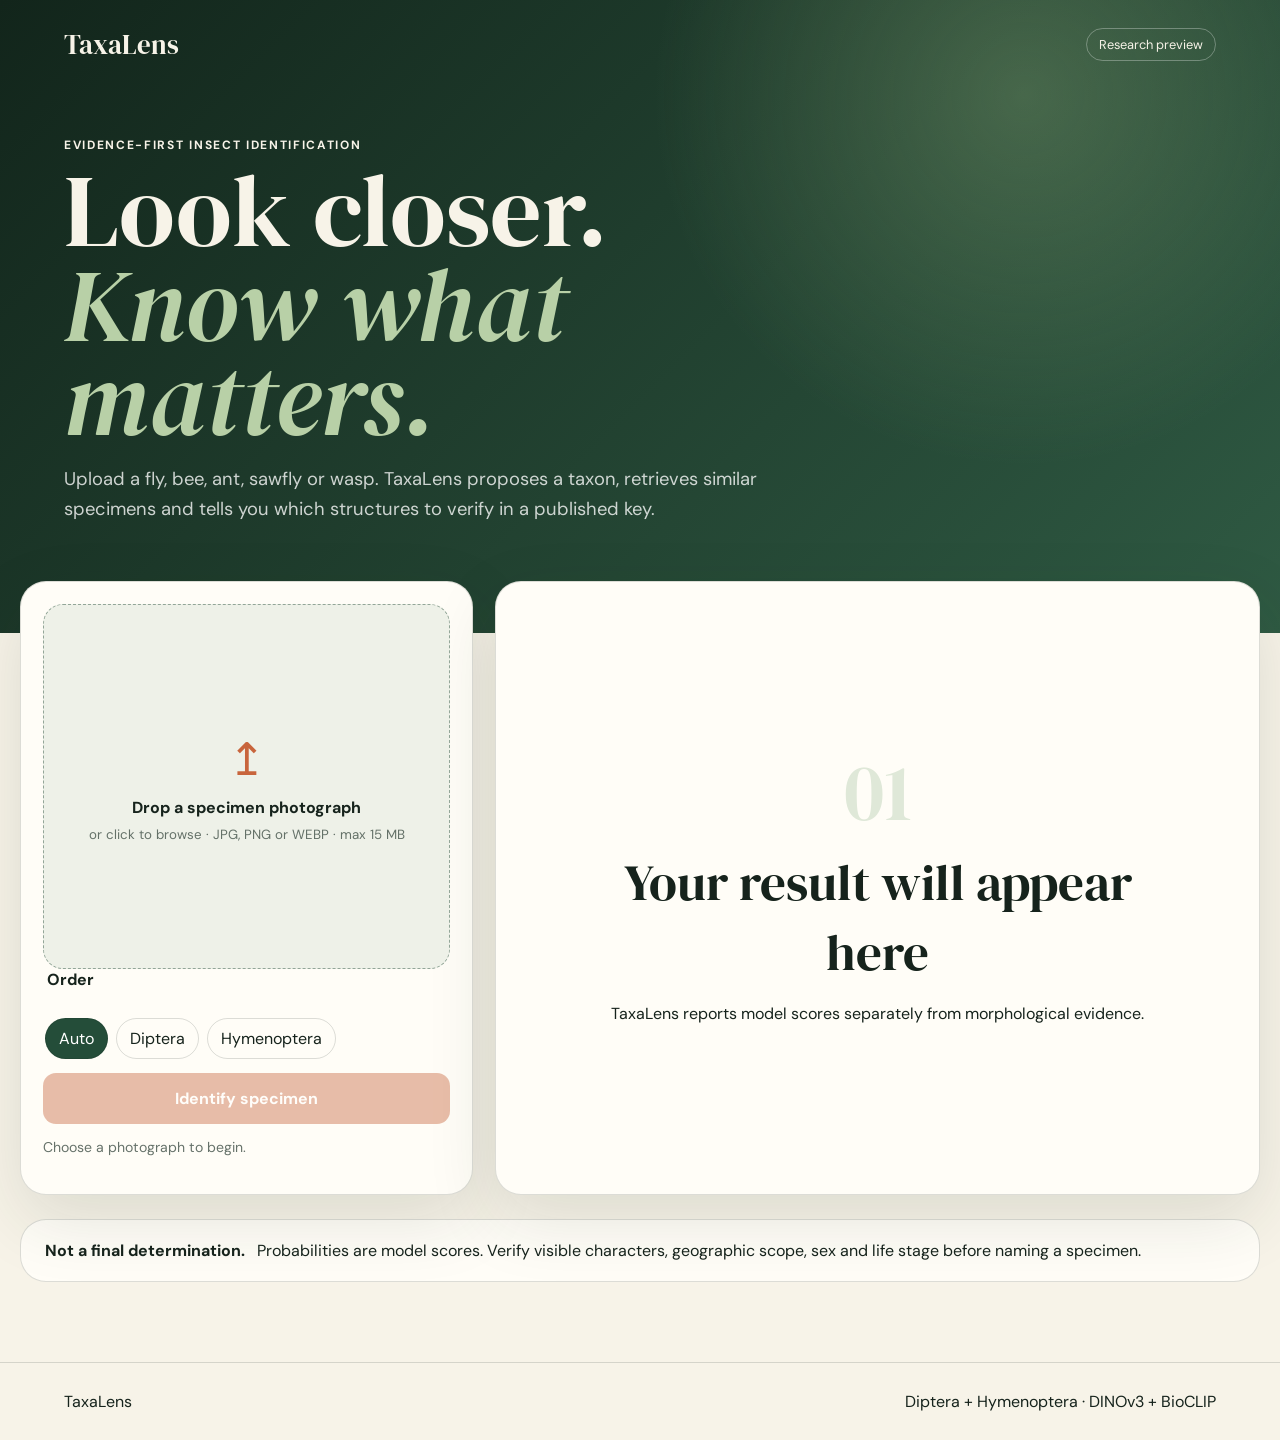
<file: site/index.html>
<!doctype html>
<html lang="en">
<head>
  <meta charset="utf-8">
  <meta name="viewport" content="width=device-width, initial-scale=1">
  <meta name="description" content="Evidence-first Diptera and Hymenoptera identification">
  <title>TaxaLens · Identify Diptera and Hymenoptera</title>
  <link rel="preconnect" href="https://fonts.googleapis.com">
  <link rel="preconnect" href="https://fonts.gstatic.com" crossorigin>
  <link href="https://fonts.googleapis.com/css2?family=DM+Sans:wght@400;500;600;700&family=DM+Serif+Display&display=swap" rel="stylesheet">
  <link rel="stylesheet" href="styles.css">
</head>
<body>
  <header class="hero">
    <nav>
      <a class="brand" href="#">TaxaLens</a>
      <span class="beta">Research preview</span>
    </nav>
    <div class="hero-copy">
      <p class="eyebrow">Evidence-first insect identification</p>
      <h1>Look closer.<br><em>Know what matters.</em></h1>
      <p class="lead">Upload a fly, bee, ant, sawfly or wasp. TaxaLens proposes a taxon, retrieves similar specimens and tells you which structures to verify in a published key.</p>
    </div>
  </header>

  <main>
    <section class="identify-grid">
      <article class="upload-card">
        <label id="drop-zone" class="drop-zone" for="specimen">
          <input id="specimen" type="file" accept="image/*">
          <img id="preview" alt="">
          <div id="drop-copy">
            <span class="drop-icon">↥</span>
            <strong>Drop a specimen photograph</strong>
            <small>or click to browse · JPG, PNG or WEBP · max 15 MB</small>
          </div>
        </label>

        <fieldset class="order-control">
          <legend>Order</legend>
          <label><input type="radio" name="order" value="Auto" checked><span>Auto</span></label>
          <label><input type="radio" name="order" value="Diptera"><span>Diptera</span></label>
          <label><input type="radio" name="order" value="Hymenoptera"><span>Hymenoptera</span></label>
        </fieldset>
        <button id="identify" type="button" disabled>Identify specimen</button>
        <p id="status" role="status">Choose a photograph to begin.</p>
      </article>

      <article class="result-card" aria-live="polite">
        <div id="empty-result" class="empty-result">
          <span>01</span>
          <h2>Your result will appear here</h2>
          <p>TaxaLens reports model scores separately from morphological evidence.</p>
        </div>
        <div id="result" hidden>
          <div class="result-head">
            <div>
              <p class="eyebrow">Best supported result</p>
              <h2 id="accepted-taxon">—</h2>
              <p id="accepted-rank">—</p>
            </div>
            <div id="order-badge" class="order-badge">—</div>
          </div>

          <div class="confidence-block">
            <div class="confidence-label"><span>Router confidence</span><strong id="router-confidence">—</strong></div>
            <div class="meter"><span id="router-meter"></span></div>
          </div>

          <div class="rank-grid">
            <section><h3>Family</h3><div id="family-list"></div></section>
            <section><h3>Genus</h3><div id="genus-list"></div></section>
            <section><h3>Species candidates</h3><div id="species-list"></div></section>
          </div>
        </div>
      </article>
    </section>

    <section id="verification" class="verification" hidden>
      <div class="section-heading">
        <p class="eyebrow">AI-guided verification</p>
        <h2>What should you look at next?</h2>
        <p>The model prioritises the next useful views. It does not pretend that hidden structures have been observed.</p>
      </div>
      <div id="steps" class="steps"></div>
      <div class="key-panel">
        <div><p class="eyebrow">Published resources</p><h3>Continue in an applicable key</h3></div>
        <div id="resources"></div>
      </div>
    </section>

    <section id="neighbour-section" class="neighbours" hidden>
      <div class="section-heading">
        <p class="eyebrow">Visual evidence</p>
        <h2>Similar reference specimens</h2>
      </div>
      <div id="neighbours" class="gallery"></div>
    </section>

    <aside class="caution">
      <strong>Not a final determination.</strong>
      <span>Probabilities are model scores. Verify visible characters, geographic scope, sex and life stage before naming a specimen.</span>
    </aside>
  </main>

  <footer><span>TaxaLens</span><span>Diptera + Hymenoptera · DINOv3 + BioCLIP</span></footer>
  <script src="config.js"></script>
  <script src="app.js"></script>
</body>
</html>
</file>
<file: site/styles.css>
:root {
  --ink: #16231c;
  --forest: #244d39;
  --moss: #6c8b65;
  --sage: #dfe8d8;
  --cream: #f7f3e8;
  --paper: #fffdf7;
  --rust: #c8653c;
  --line: rgba(22, 35, 28, .15);
  --shadow: 0 24px 70px rgba(30, 48, 36, .12);
}

* { box-sizing: border-box; }
body {
  margin: 0;
  color: var(--ink);
  background: var(--cream);
  font-family: "DM Sans", sans-serif;
}
a { color: inherit; }
.hero {
  min-height: 440px;
  padding: 26px max(5vw, 24px) 90px;
  color: #f7f3e8;
  background:
    radial-gradient(circle at 80% 15%, rgba(138, 169, 120, .35), transparent 32%),
    linear-gradient(135deg, #12251b, #2f5a43);
}
nav, footer {
  display: flex;
  align-items: center;
  justify-content: space-between;
}
.brand, h1, h2 { font-family: "DM Serif Display", serif; }
.brand { font-size: 1.7rem; text-decoration: none; }
.beta {
  padding: 7px 12px;
  border: 1px solid rgba(255,255,255,.3);
  border-radius: 999px;
  font-size: .8rem;
}
.hero-copy { max-width: 840px; margin-top: 74px; }
.eyebrow {
  margin: 0 0 10px;
  font-weight: 700;
  font-size: .75rem;
  letter-spacing: .14em;
  text-transform: uppercase;
}
h1 { margin: 0; font-size: clamp(3.3rem, 8vw, 6.8rem); line-height: .92; font-weight: 400; }
h1 em { color: #b8d0a7; font-weight: 400; }
.lead { max-width: 700px; font-size: 1.15rem; line-height: 1.65; color: rgba(255,255,255,.78); }
main { width: min(1240px, calc(100% - 32px)); margin: -52px auto 80px; }
.identify-grid { display: grid; grid-template-columns: minmax(300px, .8fr) minmax(0, 1.35fr); gap: 22px; }
.upload-card, .result-card, .verification, .neighbours, .caution {
  background: var(--paper);
  border: 1px solid var(--line);
  border-radius: 26px;
  box-shadow: var(--shadow);
}
.upload-card, .result-card { min-height: 570px; padding: 22px; }
.drop-zone {
  position: relative;
  display: grid;
  place-items: center;
  height: 365px;
  overflow: hidden;
  border: 1.5px dashed rgba(36,77,57,.45);
  border-radius: 20px;
  background: #eef1e8;
  cursor: pointer;
}
.drop-zone.drag { border-color: var(--rust); background: #f4e8db; }
.drop-zone input { position: absolute; opacity: 0; pointer-events: none; }
#preview { width: 100%; height: 100%; object-fit: contain; display: none; background: #17221c; }
#drop-copy { display: grid; gap: 8px; place-items: center; text-align: center; padding: 24px; }
.drop-icon { font-size: 2.8rem; color: var(--rust); }
#drop-copy small { color: #647168; }
.order-control { display: flex; gap: 8px; border: 0; padding: 20px 0 14px; }
.order-control legend { font-weight: 700; margin-bottom: 8px; }
.order-control input { position: absolute; opacity: 0; }
.order-control span { display: block; padding: 9px 13px; border: 1px solid var(--line); border-radius: 999px; cursor: pointer; }
.order-control input:checked + span { color: white; background: var(--forest); }
button {
  width: 100%;
  padding: 15px;
  color: white;
  background: var(--rust);
  border: 0;
  border-radius: 13px;
  font: inherit;
  font-weight: 700;
  cursor: pointer;
}
button:disabled { opacity: .42; cursor: not-allowed; }
#status { min-height: 1.4em; color: #66726a; font-size: .88rem; }
.empty-result { display: grid; place-content: center; height: 100%; padding: 50px; text-align: center; }
.empty-result span { font: 5rem "DM Serif Display"; color: var(--sage); }
h2 { margin: 0; font-size: clamp(2rem, 4vw, 3.4rem); font-weight: 400; }
.result-head { display: flex; justify-content: space-between; align-items: start; gap: 20px; }
.result-head h2 { font-size: 3.2rem; }
.order-badge { padding: 9px 13px; border-radius: 999px; background: var(--sage); font-weight: 700; }
.confidence-block { margin: 28px 0; }
.confidence-label { display: flex; justify-content: space-between; margin-bottom: 8px; }
.meter { height: 8px; overflow: hidden; border-radius: 99px; background: #e4e7e0; }
.meter span { display: block; width: 0; height: 100%; background: var(--rust); transition: width .5s ease; }
.rank-grid { display: grid; grid-template-columns: repeat(3, 1fr); gap: 12px; }
.rank-grid section { padding: 16px; border: 1px solid var(--line); border-radius: 16px; }
.rank-grid h3 { margin: 0 0 12px; }
.taxon-row { margin: 8px 0; }
.taxon-row div { display: flex; justify-content: space-between; gap: 8px; font-size: .85rem; }
.taxon-row .mini-meter { height: 4px; margin-top: 4px; border-radius: 99px; background: #e5e9e1; }
.taxon-row .mini-meter span { display: block; height: 100%; background: var(--moss); }
.verification, .neighbours { margin-top: 24px; padding: clamp(24px, 5vw, 54px); }
.section-heading { max-width: 720px; margin-bottom: 30px; }
.section-heading > p:last-child { color: #59665e; line-height: 1.6; }
.steps { display: grid; grid-template-columns: repeat(4, 1fr); gap: 12px; counter-reset: step; }
.step { position: relative; padding: 22px; border: 1px solid var(--line); border-radius: 18px; counter-increment: step; }
.step::before { content: "0" counter(step); display: block; margin-bottom: 30px; color: var(--rust); font-weight: 700; }
.step h3 { margin: 0 0 8px; }
.step p { color: #5d6961; line-height: 1.5; }
.key-panel { display: grid; grid-template-columns: .8fr 1.2fr; gap: 28px; margin-top: 26px; padding: 26px; color: white; background: var(--forest); border-radius: 20px; }
.resource { display: block; margin-bottom: 10px; padding: 13px; color: white; border: 1px solid rgba(255,255,255,.2); border-radius: 12px; text-decoration: none; }
.resource small { display: block; margin-top: 4px; color: rgba(255,255,255,.68); }
.gallery { display: grid; grid-template-columns: repeat(4, 1fr); gap: 12px; }
.neighbour { margin: 0; overflow: hidden; border: 1px solid var(--line); border-radius: 15px; }
.neighbour img { display: block; width: 100%; aspect-ratio: 1; object-fit: cover; background: #e8ebe4; }
.neighbour figcaption { padding: 10px; font-size: .82rem; }
.caution { display: flex; gap: 12px; margin-top: 24px; padding: 20px 24px; box-shadow: none; }
footer { padding: 28px max(5vw,24px); border-top: 1px solid var(--line); }

@media (max-width: 900px) {
  .identify-grid, .key-panel { grid-template-columns: 1fr; }
  .rank-grid, .steps { grid-template-columns: repeat(2, 1fr); }
}
@media (max-width: 600px) {
  .hero { padding-bottom: 72px; }
  main { width: min(100% - 20px, 1240px); }
  .upload-card, .result-card { min-height: auto; }
  .rank-grid, .steps, .gallery { grid-template-columns: 1fr; }
  .order-control { flex-wrap: wrap; }
  .caution { flex-direction: column; }
}
</file>
